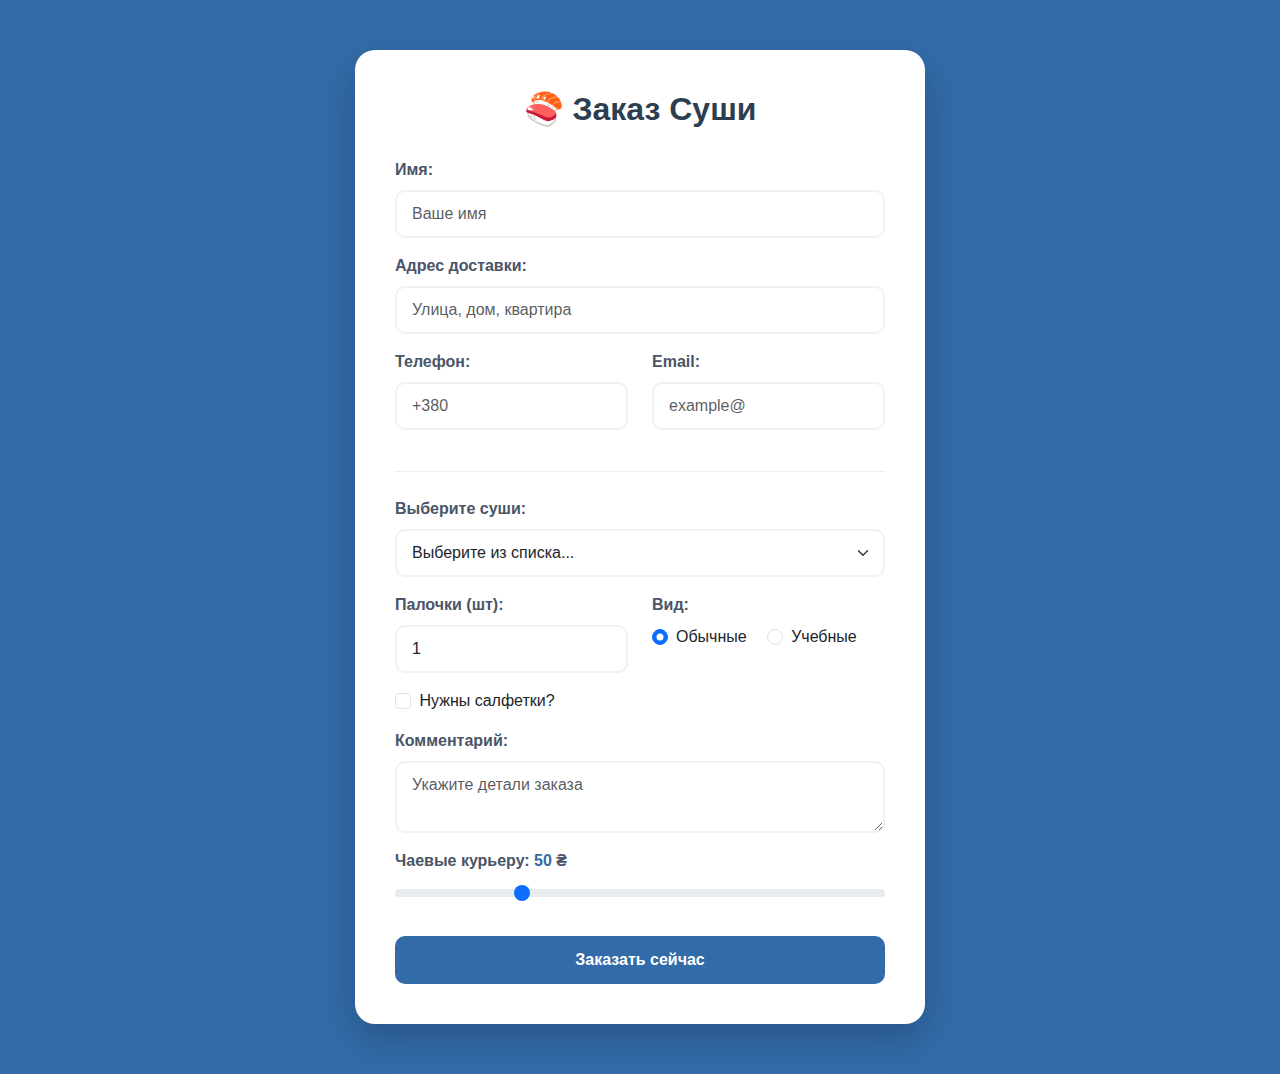
<file: HomeWorks/Home Work (Форми)/Заказ Суши.html>
<!doctype html>
<html lang="ru">
  <head>
    <meta charset="utf-8">
    <meta name="viewport" content="width=device-width, initial-scale=1">
    <title>Заказ Суши</title>
    <link href="https://cdn.jsdelivr.net/npm/bootstrap@5.3.3/dist/css/bootstrap.min.css" rel="stylesheet">
    <style>
      body {
          background-color: #326ba8;
          font-family: 'Segoe UI', Tahoma, Geneva, Verdana, sans-serif;
          display: flex;
          align-items: center;
          min-height: 100vh;
          margin: 0;
      }

      #form_container {
          margin: 50px auto;
          border-radius: 20px;
          padding: 40px;
          max-width: 600px;
          box-shadow: 0 15px 35px rgba(0, 0, 0, 0.2);
          background-color: #ffffff;
      }

      h2 {
          color: #2c3e50;
          font-weight: 700;
          margin-bottom: 30px;
      }

      .form-label {
          font-weight: 600;
          color: #4a5568;
      }

      .form-control, .form-select {
          border: 2px solid #edf2f7;
          border-radius: 10px;
          padding: 10px 15px;
      }

      .form-control:focus, .form-select:focus {
          border-color: #326ba8;
          box-shadow: 0 0 0 3px rgba(50, 107, 168, 0.2);
      }

      .btn-primary {
          background-color: #326ba8;
          border: none;
          padding: 12px;
          border-radius: 10px;
          font-weight: 600;
          transition: all 0.3s ease;
      }

      .btn-primary:hover {
          background-color: #265282;
          transform: translateY(-1px);
      }

      hr {
          border-top: 1px solid #eee;
          margin: 25px 0;
          opacity: 1;
      }

      #priceValue {
          font-weight: bold;
          color: #326ba8;
      }
    </style>
  </head>
  <body>

      <div class="container">
          <div class="row d-flex justify-content-center">
              <div id="form_container" class="col-12 col-md-8 col-lg-6">
                  <h2 class="text-center">🍣 Заказ Суши</h2>

                    <form action="" method="POST">
                        <div class="mb-3">
                            <label for="name" class="form-label">Имя:</label>
                            <input type="text" name="name" class="form-control" placeholder="Ваше имя" required>
                        </div>

                        <div class="mb-3">
                            <label for="address" class="form-label">Адрес доставки:</label>
                            <input type="text" name="address" class="form-control" placeholder="Улица, дом, квартира" required>
                        </div>

                        <div class="row">
                            <div class="col-md-6 mb-3">
                                <label for="phone" class="form-label">Телефон:</label>
                                <input type="tel" name="phone" class="form-control" placeholder="+380" required>
                            </div>
                            <div class="col-md-6 mb-3">
                                <label for="email" class="form-label">Email:</label>
                                <input type="email" name="email" class="form-control" placeholder="example@" required>
                            </div>
                        </div>

                        <hr>

                        <div class="mb-3">
                            <label for="sushi_type" class="form-label">Выберите суши:</label>
                            <select class="form-select" name="sushi_type" required>
                                <option value="">Выберите из списка...</option>
                                <option>Филадельфия классик</option>
                                <option>Калифорния в кунжуте</option>
                                <option>Зеленый дракон</option>
                                <option>Сет "Для друзей"</option>
                            </select>
                        </div>

                        <div class="row">
                            <div class="col-6 mb-3">
                                <label for="sticks_count" class="form-label">Палочки (шт):</label>
                                <input type="number" name="sticks_count" class="form-control"
                                       value="1" min="1" max="20" required>
                            </div>
                            <div class="col-6 mb-3">
                                <label class="form-label d-block">Вид:</label>
                                <div class="form-check form-check-inline">
                                    <input type="radio" class="form-check-input" name="sticks_type" id="regular" checked>
                                    <label class="form-check-label" for="regular">Обычные</label>
                                </div>
                                <div class="form-check form-check-inline">
                                    <input type="radio" class="form-check-input" name="sticks_type" id="training">
                                    <label class="form-check-label" for="training">Учебные</label>
                                </div>
                            </div>
                        </div>

                        <div class="mb-3">
                            <input type="checkbox" class="form-check-input" name="napkins" id="napkins">
                            <label for="napkins" class="form-check-label ms-1">Нужны салфетки?</label>
                        </div>

                        <div class="mb-3">
                            <label for="comment" class="form-label">Комментарий:</label>
                            <textarea class="form-control" name="comment" rows="2" placeholder="Укажите детали заказа"></textarea>
                        </div>

                        <div class="mb-4">
                         <label class="form-label">Чаевые курьеру: <span id="priceValue">50</span> ₴</label>
                         <input type="range" class="form-range" min="0" max="200" step="10" value="50" id="priceRange"
                                oninput="document.getElementById('priceValue').innerText = this.value">
                        </div>

                        <div class="text-center">
                            <button type="submit" class="btn btn-primary w-100">Заказать сейчас</button>
                        </div>
                    </form>
              </div>
          </div>
      </div>

    <script src="https://cdn.jsdelivr.net/npm/bootstrap@5.3.3/dist/js/bootstrap.bundle.min.js"></script>
  </body>
</html>
</file>
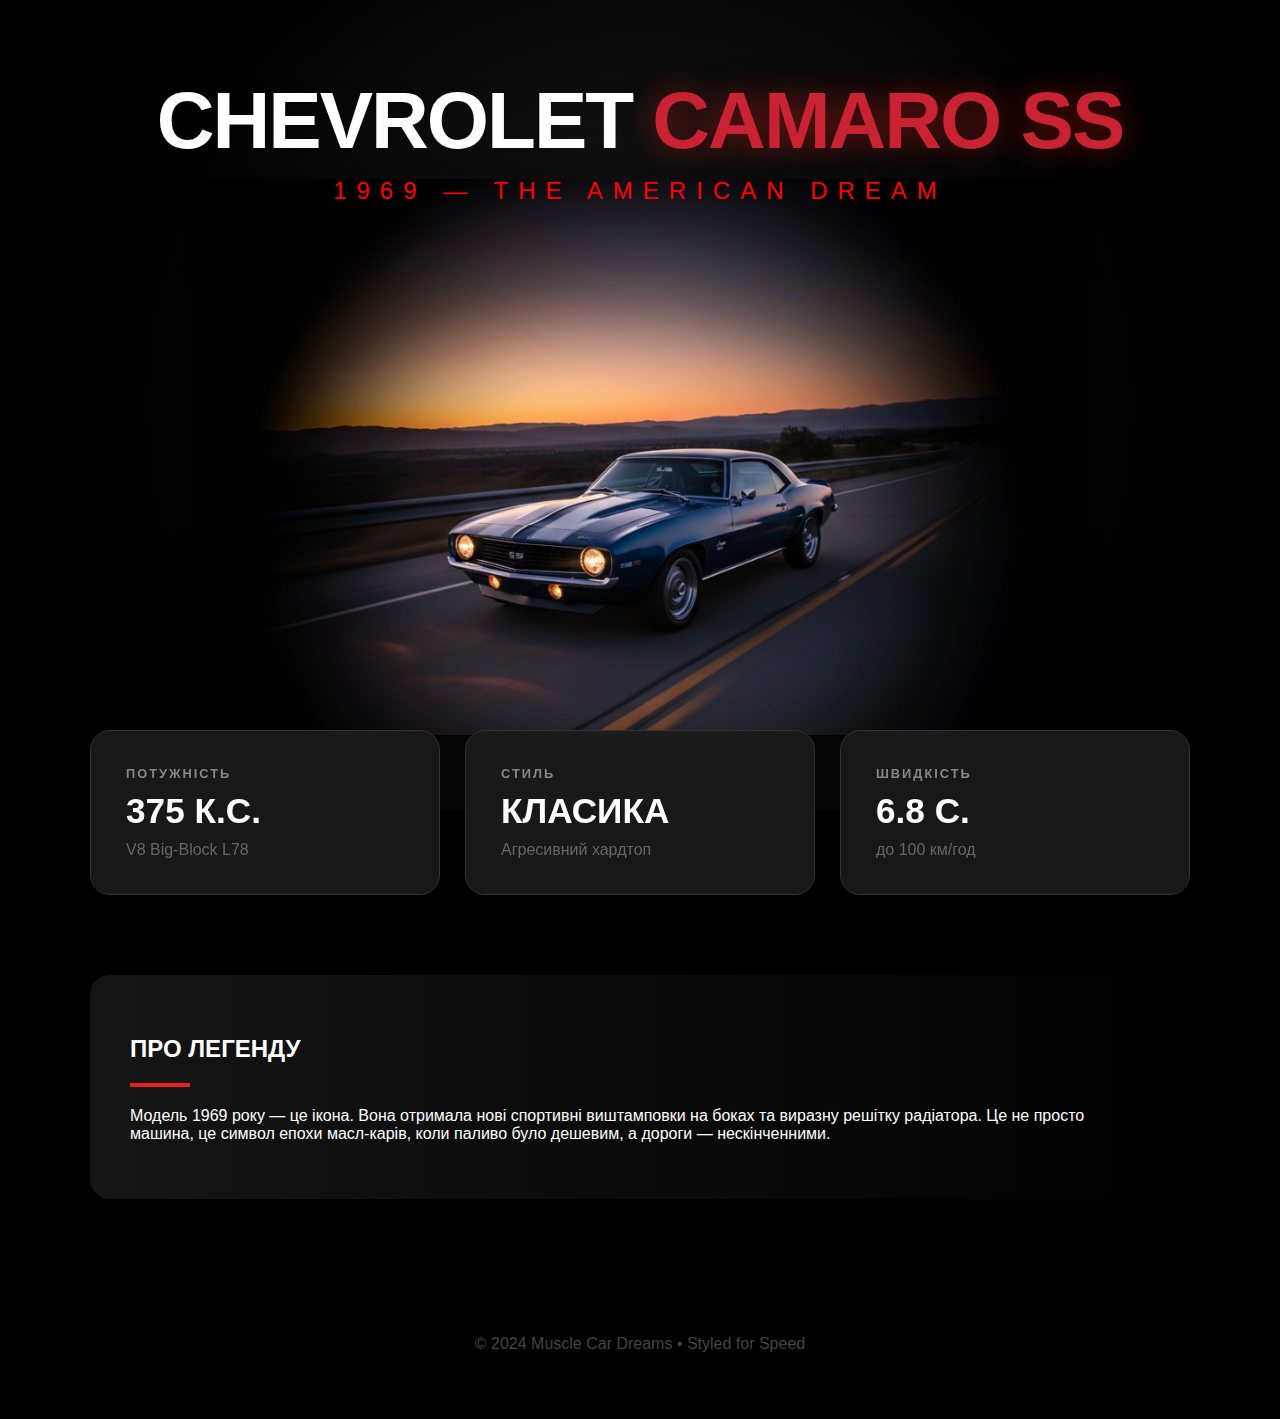
<file: HomeWorks/Home Work (Введення у web)/Free thema/Chewrolet.html>
<!DOCTYPE html>
<html lang="uk">
<head>
    <meta charset="UTF-8">
    <title>Camaro SS 1969 | The Legend</title>
    <link rel="stylesheet" href="Chewrolet.css">
</head>
<body>

    <section class="hero">
        <div class="hero-content">
            <h1>CHEVROLET <span class="red-text">CAMARO SS</span></h1>
            <p class="year">1969 — THE AMERICAN DREAM</p>
        </div>
        <img src="IMG_5396.jpeg" class="main-car" alt="Camaro 1969">
    </section>

    <main class="container">
        <div class="stats-grid">
            <div class="card red-glow">
                <h3>ПОТУЖНІСТЬ</h3>
                <p class="val">375 К.С.</p>
                <p class="desc">V8 Big-Block L78</p>
            </div>
            <div class="card blue-glow">
                <h3>СТИЛЬ</h3>
                <p class="val">КЛАСИКА</p>
                <p class="desc">Агресивний хардтоп</p>
            </div>
            <div class="card cyan-glow">
                <h3>ШВИДКІСТЬ</h3>
                <p class="val">6.8 С.</p>
                <p class="desc">до 100 км/год</p>
            </div>
        </div>

        <article class="about-section">
            <h2>ПРО ЛЕГЕНДУ</h2>
            <div class="line"></div>
            <p>Модель 1969 року — це ікона. Вона отримала нові спортивні виштамповки на боках та виразну решітку радіатора. Це не просто машина, це символ епохи масл-карів, коли паливо було дешевим, а дороги — нескінченними.</p>
        </article>
    </main>

    <footer>
        <p>© 2024 Muscle Car Dreams • Styled for Speed</p>
    </footer>

</body>
</html>
</file>
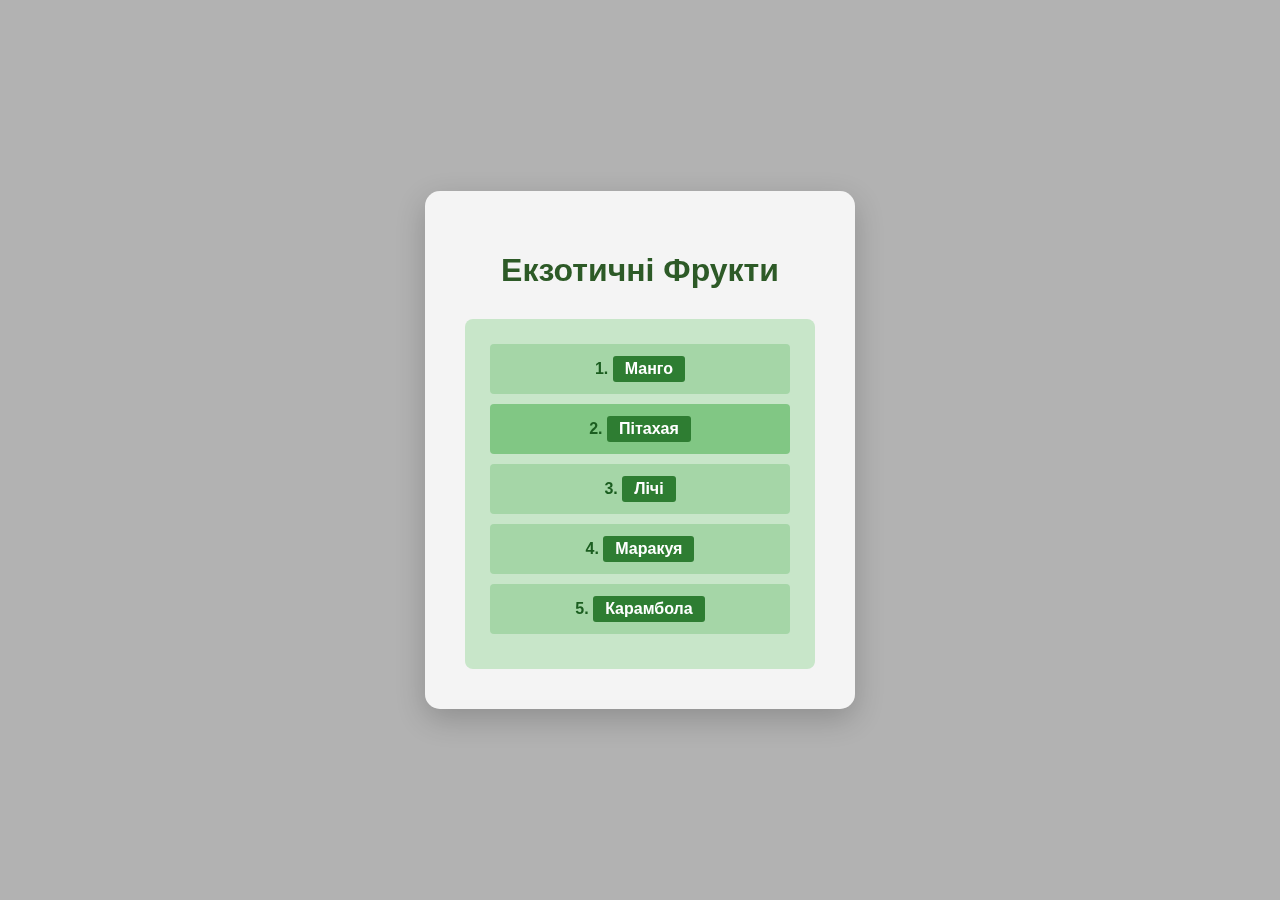
<file: HomeWorks/Home Work (Введення у web)/Fruts/Home Work.html>
<!DOCTYPE html>
<html lang="uk">
<head>
    <meta charset="UTF-8">
    <title>Фруктовий Сад</title>
    <link rel="stylesheet" href="My_CSS.css">
</head>
<body>

    <div class="container">
        <h1>Екзотичні Фрукти</h1>
        <ol class="fruit-list">
            <li><span>Манго</span></li>
            <li class="active"><span>Пітахая</span></li>
            <li><span>Лічі</span></li>
            <li><span>Маракуя</span></li>
            <li><span>Карамбола</span></li>
        </ol>
    </div>

</body>
</html>
</file>
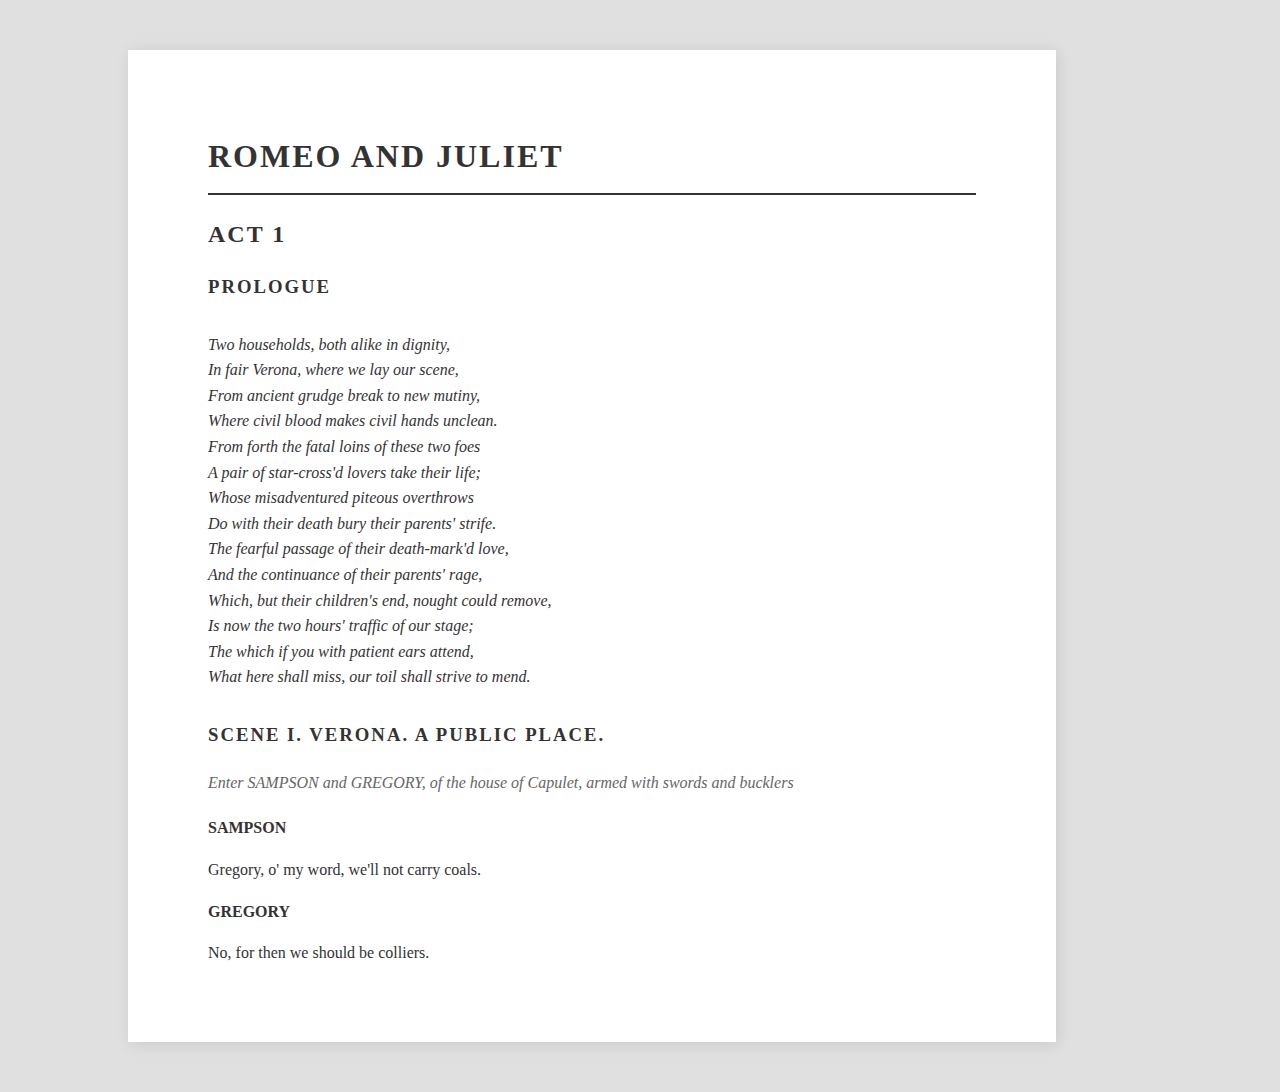
<file: HomeWorks/Home Work (Введення у web)/Romeo/Romeo.html>
<!DOCTYPE html>
<html lang="en">
<head>
    <meta charset="UTF-8">
    <title>Romeo and Juliet</title>
    <link rel="stylesheet" href="Romeo.css">
</head>
<body>

    <div class="document">
        <header>
            <h1>Romeo and Juliet</h1>
            <h2>ACT 1</h2>
            <h3>PROLOGUE</h3>
        </header>

        <div class="prologue-text">
            Two households, both alike in dignity,<br>
            In fair Verona, where we lay our scene,<br>
            From ancient grudge break to new mutiny,<br>
            Where civil blood makes civil hands unclean.<br>
            From forth the fatal loins of these two foes<br>
            A pair of star-cross'd lovers take their life;<br>
            Whose misadventured piteous overthrows<br>
            Do with their death bury their parents' strife.<br>
            The fearful passage of their death-mark'd love,<br>
            And the continuance of their parents' rage,<br>
            Which, but their children's end, nought could remove,<br>
            Is now the two hours' traffic of our stage;<br>
            The which if you with patient ears attend,<br>
            What here shall miss, our toil shall strive to mend.
        </div>

        <section class="scene">
            <h3>SCENE I. Verona. A public place.</h3>
            <p class="stage-direction">Enter SAMPSON and GREGORY, of the house of Capulet, armed with swords and bucklers</p>

            <div class="dialogue">
                <p><strong>SAMPSON</strong></p>
                <p>Gregory, o' my word, we'll not carry coals.</p>

                <p><strong>GREGORY</strong></p>
                <p>No, for then we should be colliers.</p>
            </div>
        </section>
    </div>

</body>
</html>
</file>
<file: HomeWorks/Home Work (Введення у web)/Free thema/Chewrolet.css>
body {
    margin: 0;
    padding: 0;
    background-color: #000000;
    color: #fff;
    font-family: 'Segoe UI', Roboto, sans-serif;
    overflow-x: hidden;
}


.hero {
    height: 90vh;
    display: flex;
    flex-direction: column;
    align-items: center;
    justify-content: center;
    background: radial-gradient(circle, #222 0%, #000000 70%);
    position: relative;
    text-align: center;
}

.hero-content {
    z-index: 2;
    margin-bottom: -50px;
}

h1 {
    font-size: 5rem;
    margin: 0;
    letter-spacing: -2px;
    font-weight: 900;
}

.red-text {
    color: #c92233;
    text-shadow: 0 0 30px rgba(230, 33, 23, 0.5);
}

.year {
    font-size: 1.5rem;
    color: #ff0000;
    letter-spacing: 10px;
    margin-top: 10px;
}

.main-car {
    width: 80%;
    max-width: 900px;
    filter: drop-shadow(0 20px 50px rgba(0,0,0,0.9));
    z-index: 1;
    transition: transform 0.5s;
}

.main-car:hover {
    transform: scale(1.05);
}


.container {
    max-width: 1100px;
    margin: -100px auto 50px;
    position: relative;
    z-index: 3;
    padding: 20px;
}


.stats-grid {
    display: grid;
    grid-template-columns: repeat(3, 1fr);
    gap: 25px;
}

.card {
    background: rgba(30, 30, 30, 0.8);
    backdrop-filter: blur(10px);
    padding: 35px;
    border-radius: 20px;
    border: 1px solid #333;
    text-align: left;
    transition: 0.3s;
}

.card h3 {
    font-size: 0.8rem;
    color: #888;
    margin: 0;
    letter-spacing: 2px;
}

.val {
    font-size: 2.2rem;
    font-weight: 900;
    margin: 10px 0;
}

.desc {
    color: #666;
    margin: 0;
}


.red-glow:hover { border-color: #e62117; box-shadow: 0 0 30px rgba(230, 33, 23, 0.3); }
.blue-glow:hover { border-color: #2196f3; box-shadow: 0 0 30px rgba(33, 150, 243, 0.3); }
.cyan-glow:hover { border-color: #00bcd4; box-shadow: 0 0 30px rgba(0, 188, 212, 0.3); }


.about-section {
    margin-top: 80px;
    padding: 40px;
    background: linear-gradient(to right, #151515, transparent);
    border-radius: 20px;
}

.line {
    width: 60px;
    height: 4px;
    background: #e62117;
    margin: 20px 0;
}

footer {
    text-align: center;
    padding: 50px;
    color: #444;
}
</file>
<file: HomeWorks/Home Work (Введення у web)/Fruts/My_CSS.css>
body {
    margin: 0;
    padding: 0;
    height: 100vh;
    display: flex;
    justify-content: center;
    align-items: center;
    font-family: 'Segoe UI', Tahoma, Geneva, Verdana, sans-serif;
    background: linear-gradient(rgba(0, 0, 0, 0.3), rgba(0, 0, 0, 0.3)),
                url('https://images.unsplash.com/photo-1585320806297-9794b3e4eeae?q=80&w=1920&auto=format&fit=crop') no-repeat center center fixed;
    background-size: cover;
}

.container {
    background: rgba(255, 255, 255, 0.85);
    padding: 40px;
    border-radius: 15px;
    box-shadow: 0 10px 30px rgba(0,0,0,0.2);
    text-align: center;
    backdrop-filter: blur(5px);
}

h1 {
    color: #2d5a27;
    margin-bottom: 30px;
}

.fruit-list {
    background-color: #c8e6c9;
    padding: 25px;
    border-radius: 8px;
    list-style-position: inside;
    width: 300px;
    margin: 0 auto;
}

.fruit-list li {
    background-color: #a5d6a7;
    margin-bottom: 10px;
    padding: 12px;
    color: #1b5e20;
    font-weight: bold;
    border-radius: 4px;
}

.fruit-list li.active {
    background-color: #81c784;
}

.fruit-list span {
    background-color: #2e7d32;
    color: white;
    padding: 4px 12px;
    border-radius: 3px;
    display: inline-block;
}
</file>
<file: HomeWorks/Home Work (Введення у web)/Romeo/Romeo.css>
body {
    background-color: #e0e0e0;
    margin: 0;
    padding: 50px 0;
    font-family: 'Times New Roman', serif;
    color: #333;
    line-height: 1.6;
}

.document {
    background-color: #ffffff;
    width: 60%;
    min-width: 600px;
    margin-left: 10%;
    padding: 60px 80px;
    box-shadow: 2px 2px 15px rgba(0,0,0,0.1);
}

h1, h2, h3 {
    text-transform: uppercase;
    letter-spacing: 2px;
    margin-bottom: 10px;
}

h1 { border-bottom: 2px solid #333; padding-bottom: 10px; }

.prologue-text {
    font-style: italic;
    margin: 30px 0;
}

.stage-direction {
    font-style: italic;
    color: #666;
    margin: 20px 0;
}

.dialog_block strong {
    display: block;
    margin-top: 15px;
    color: #000;
}
</file>
